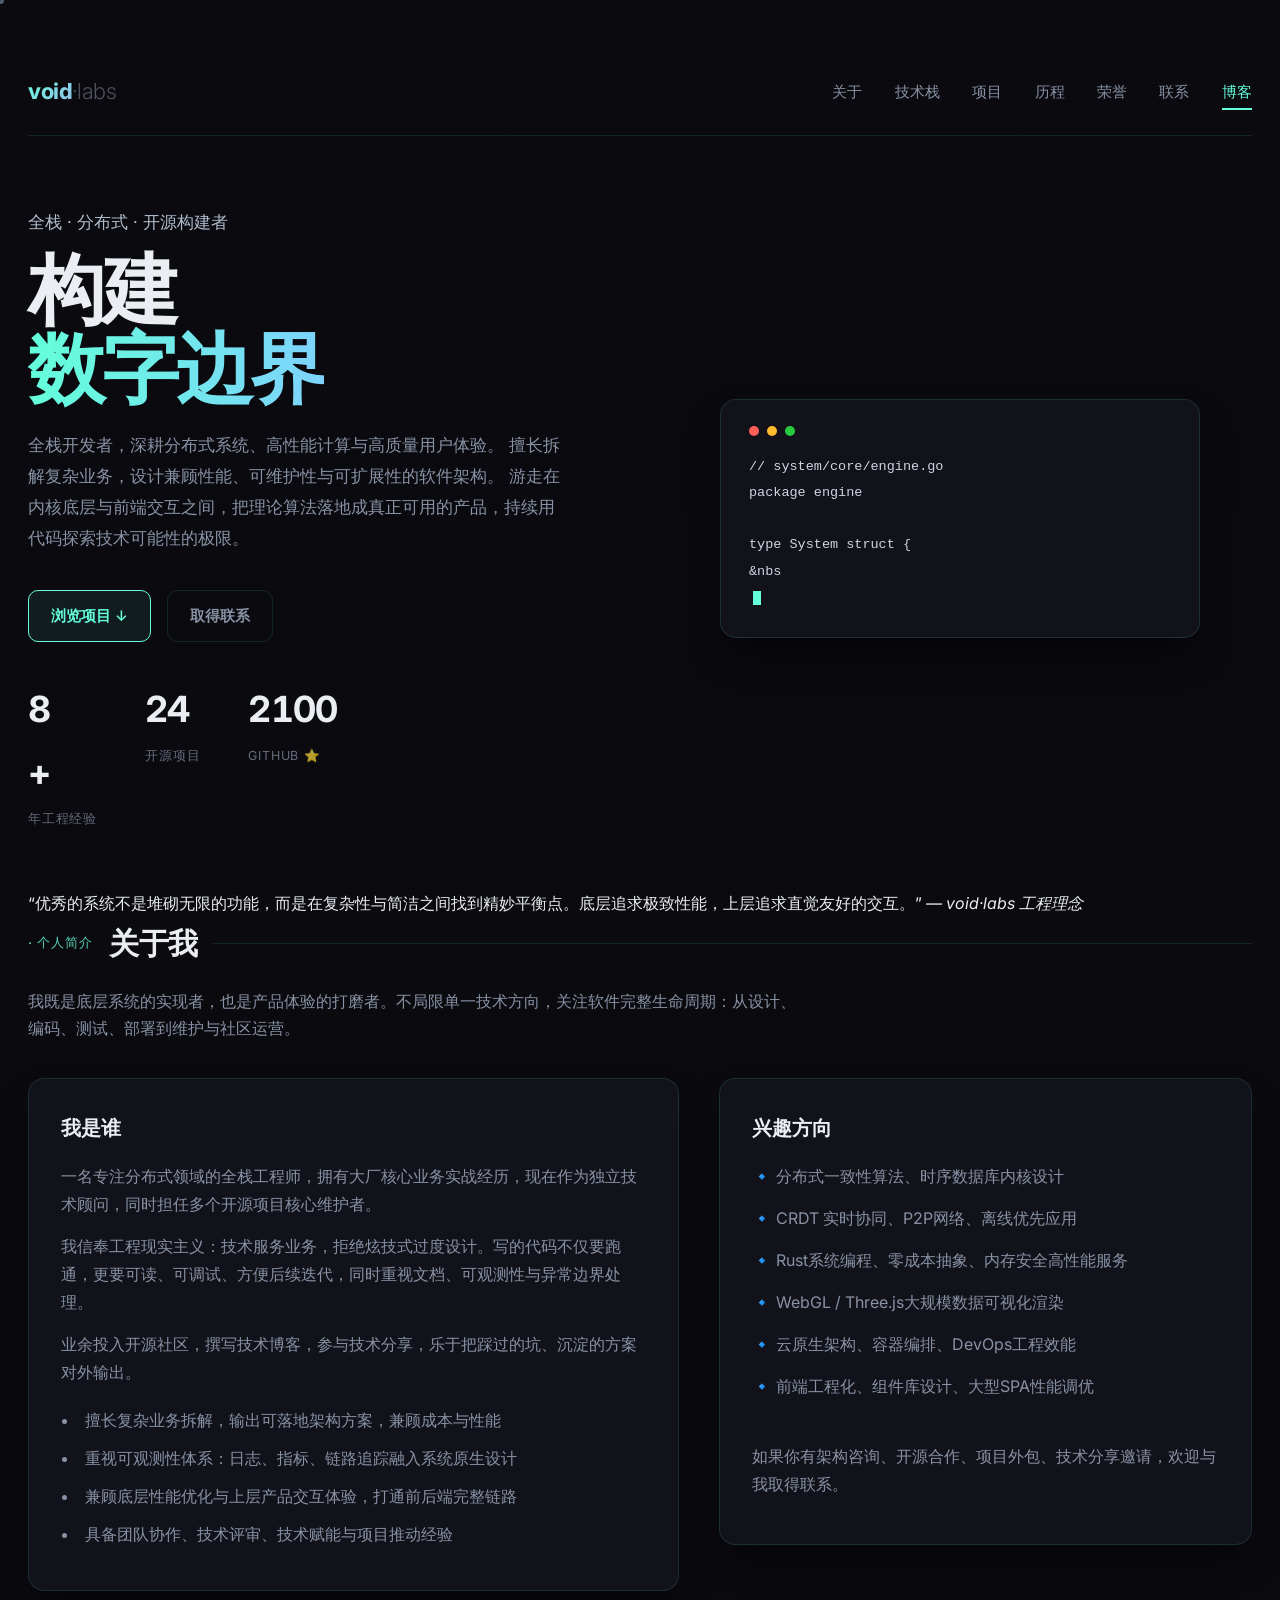
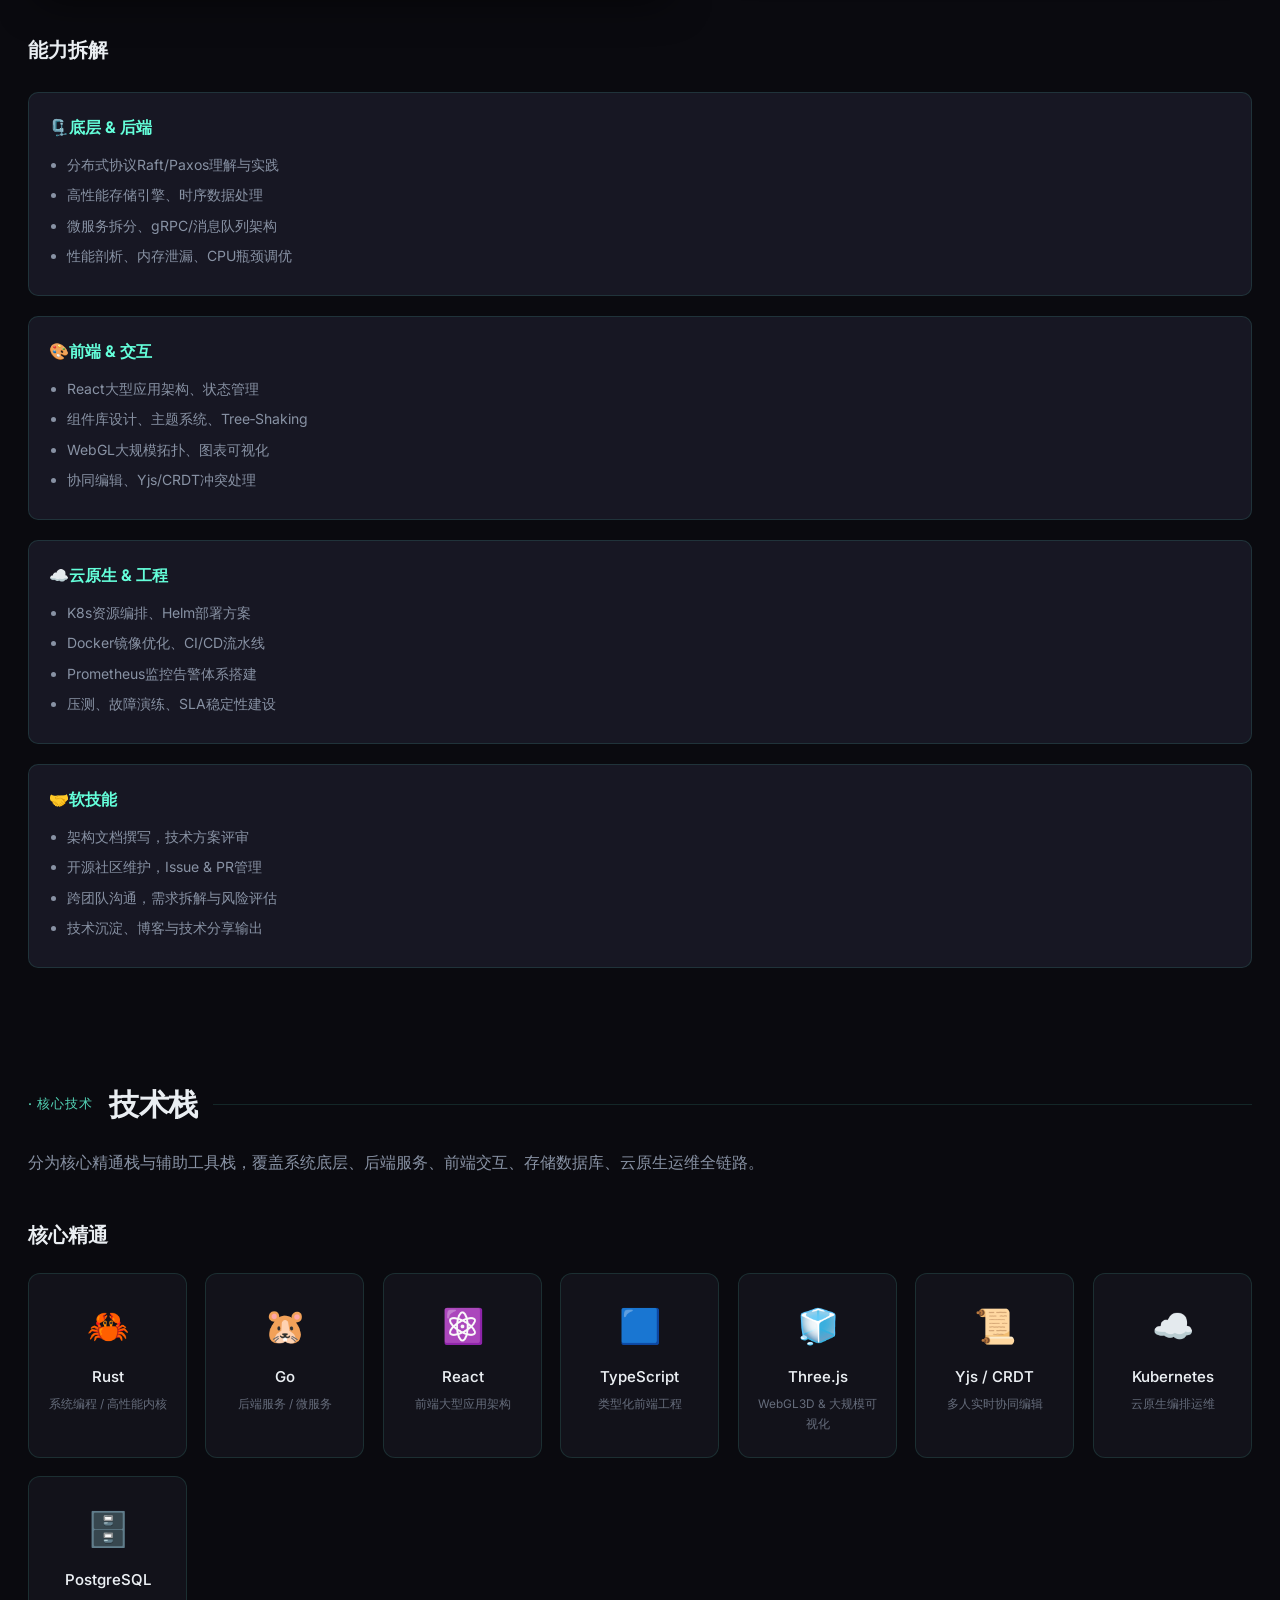
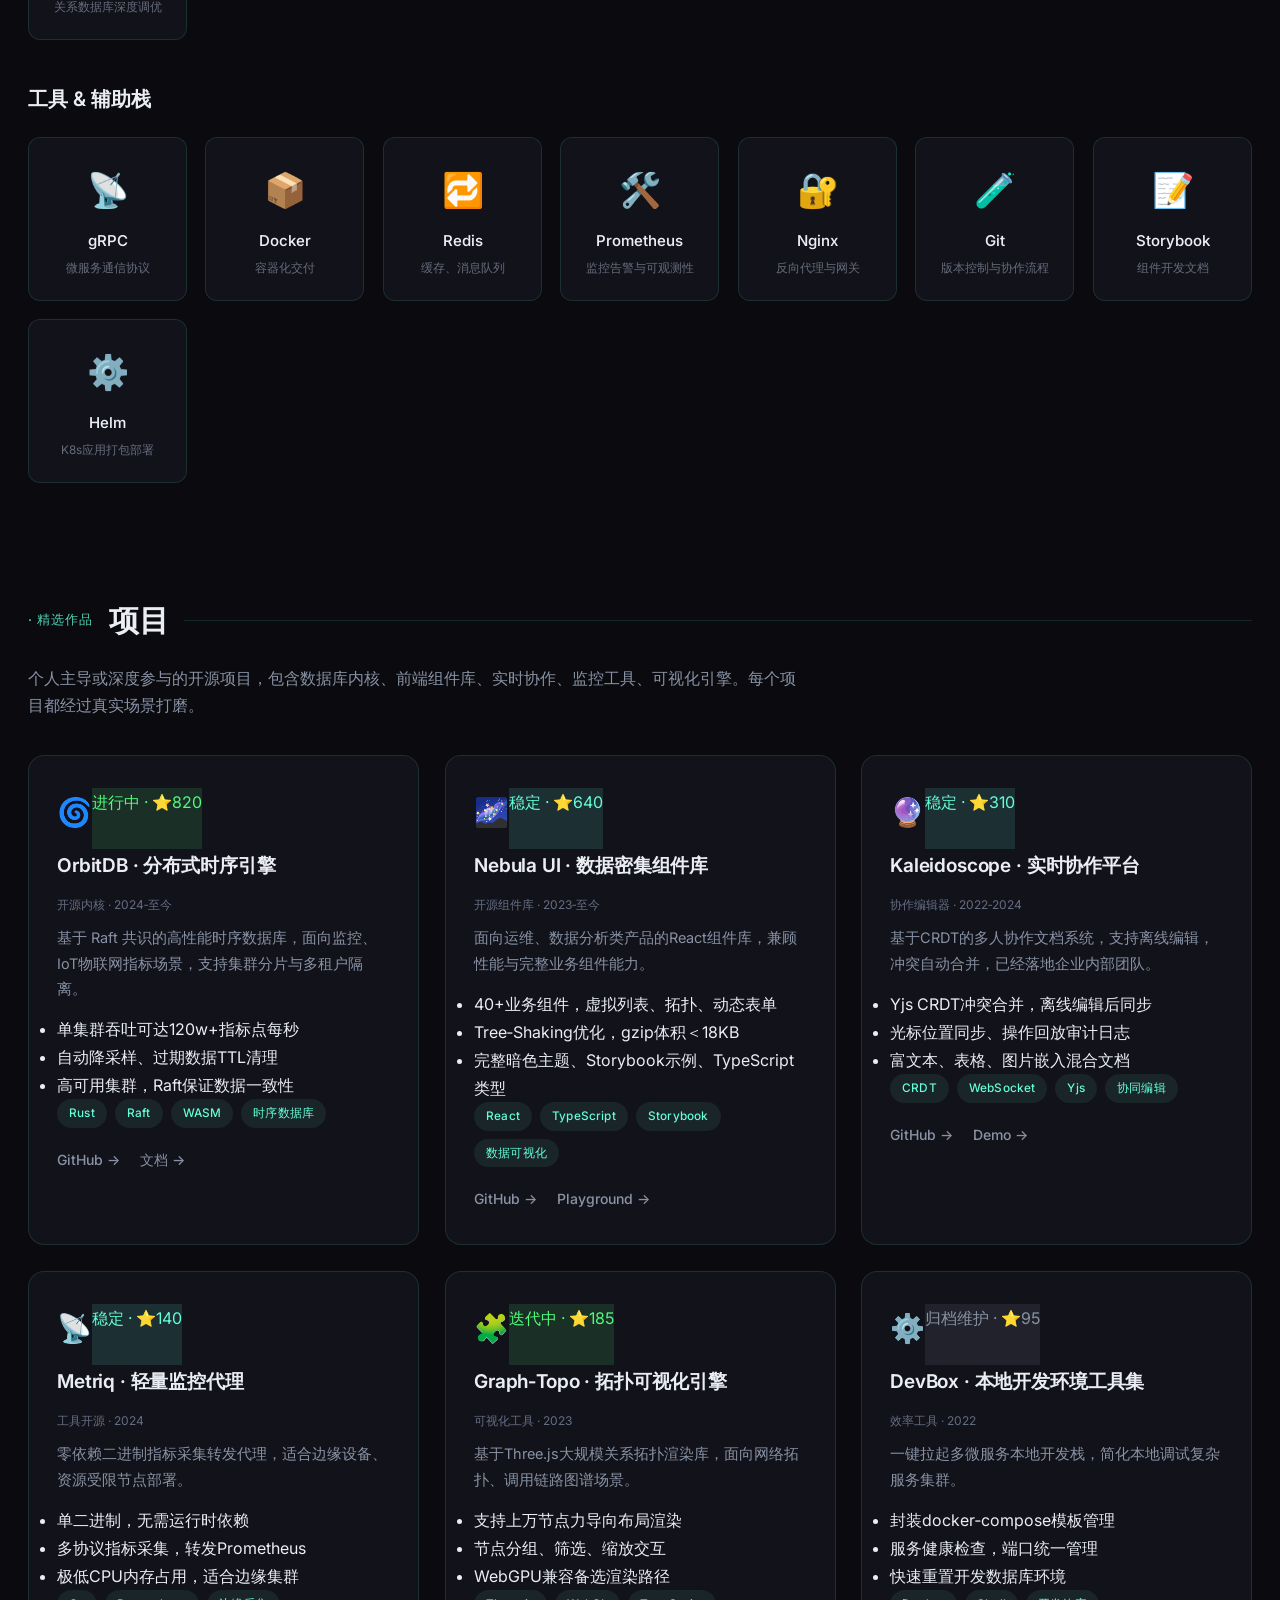
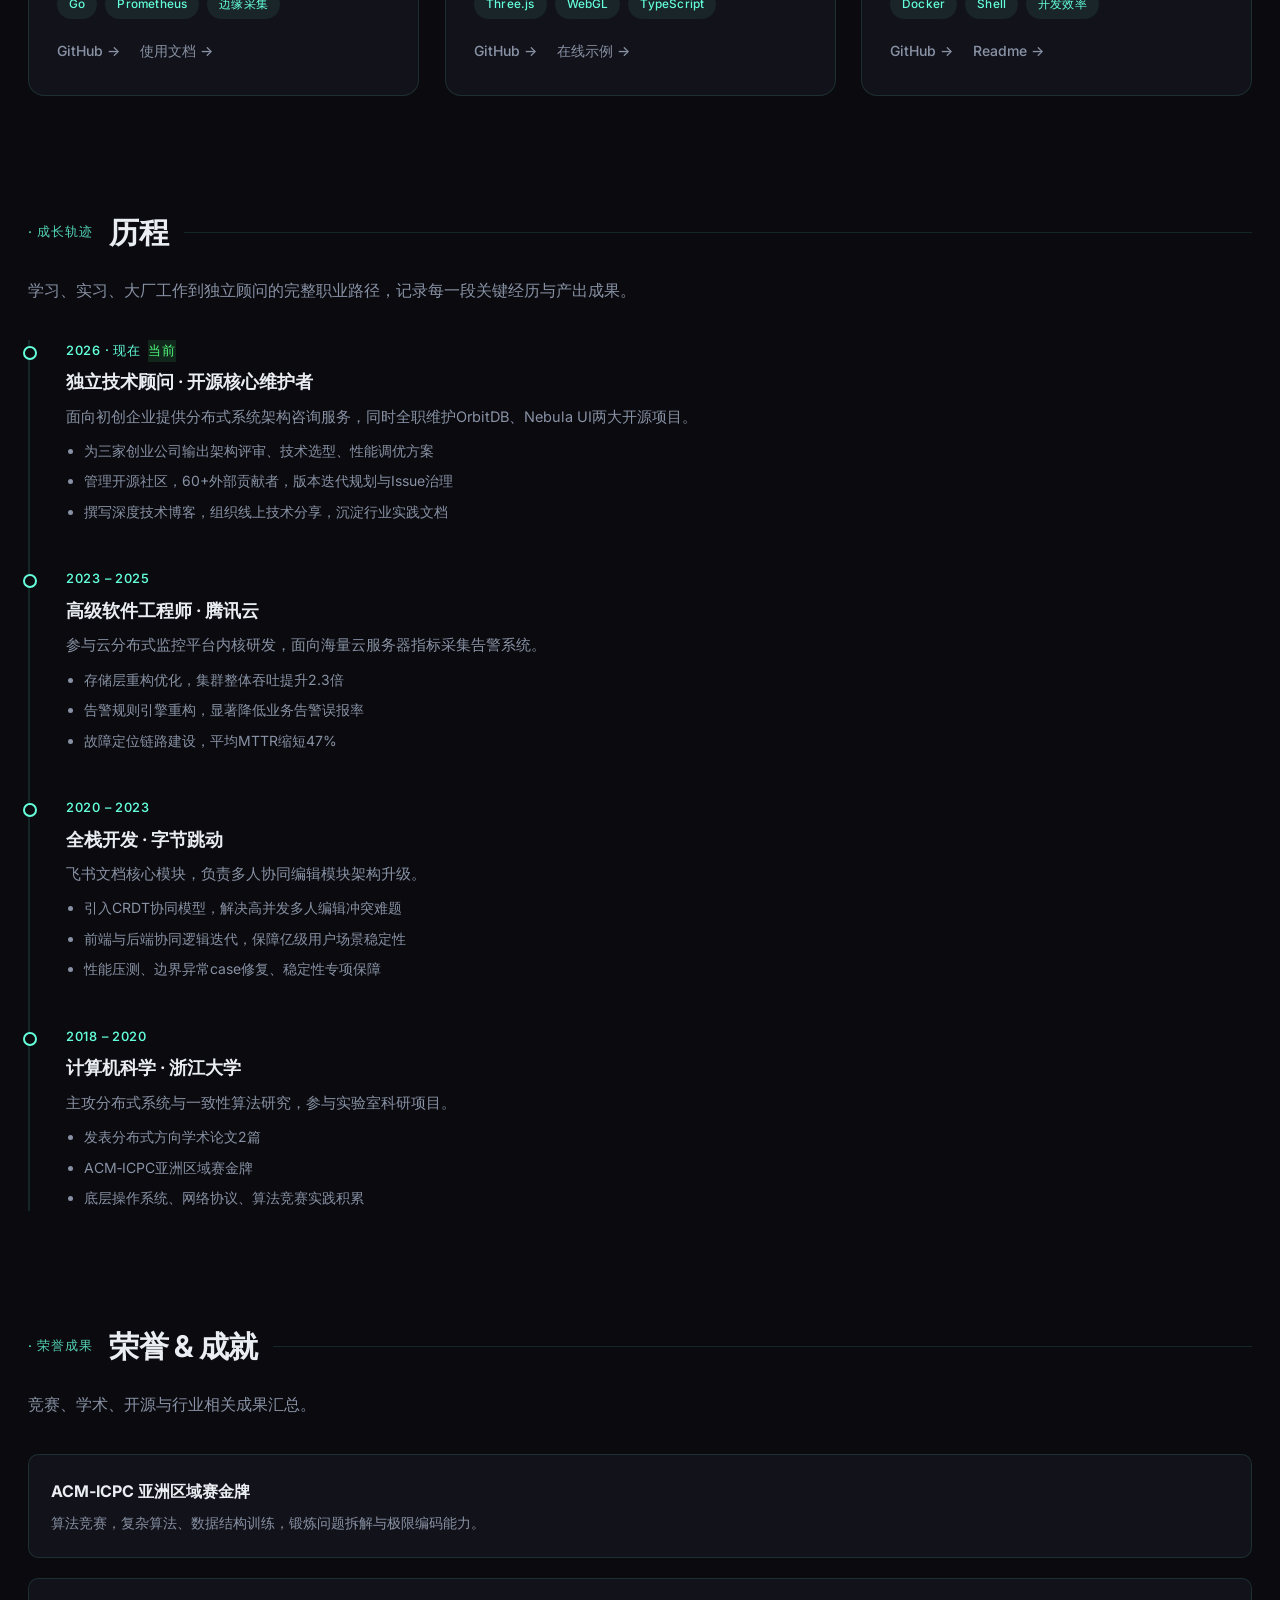
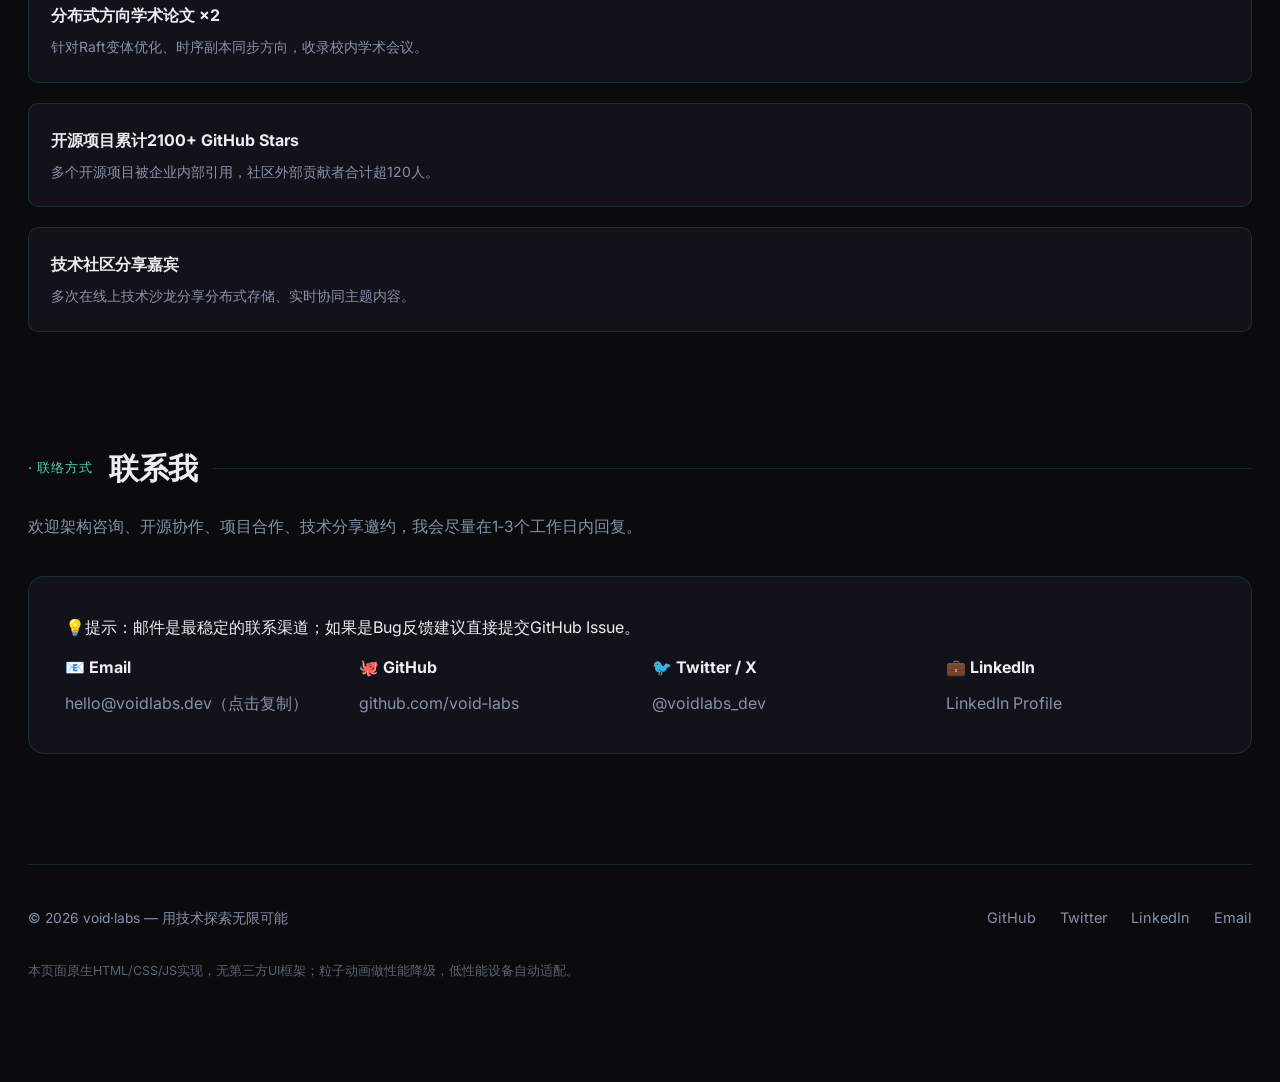
<file: index.html>
<!DOCTYPE html>
<html lang="zh-CN">
<head>
    <meta charset="UTF-8" />
    <meta name="viewport" content="width=device-width, initial-scale=1.0" />
    <title>INFINITY · 技术边界</title>
    <!-- 预加载字体 -->
    <link rel="preconnect" href="https://fonts.googleapis.com" />
    <link rel="preconnect" href="https://fonts.gstatic.com" crossorigin />
    <link href="https://fonts.googleapis.com/css2?family=Inter:opsz,wght@14..32,300;14..32,400;14..32,600;14..32,700;14..32,800&display=swap" rel="stylesheet" />
    <link rel="stylesheet" href="./style.css">
</head>
<body>
    <canvas id="particles-canvas"></canvas>
    <div class="scanline-overlay"></div>
    <div class="site-wrapper">
        <header class="fade-up">
            <div class="logo">void<span>·labs</span></div>
            <nav>
                <a href="#about">关于</a>
                <a href="#stack">技术栈</a>
                <a href="#projects">项目</a>
                <a href="#journey">历程</a>
                <a href="#awards">荣誉</a>
                <a href="#contact">联系</a>
                <a href="#">博客</a>
            </nav>
        </header>

        <section class="hero">
            <div class="hero-content fade-up fade-up-delay-1">
                <div class="subtitle">全栈 · 分布式 · 开源构建者</div>
                <h1>
                    构建<br />
                    <span class="highlight">数字边界</span>
                </h1>
                <p>
                    全栈开发者，深耕分布式系统、高性能计算与高质量用户体验。
                    擅长拆解复杂业务，设计兼顾性能、可维护性与可扩展性的软件架构。
                    游走在内核底层与前端交互之间，把理论算法落地成真正可用的产品，持续用代码探索技术可能性的极限。
                </p>
                <div class="hero-buttons">
                    <a class="btn btn-primary" href="#projects">浏览项目 ↓</a>
                    <a class="btn btn-ghost" href="#contact">取得联系</a>
                </div>
                <div class="hero-stats">
                    <div class="stat-item">
                        <span class="stat-number" data-target="8">0</span><span class="stat-number suffix">+</span>
                        <span class="stat-label">年工程经验</span>
                    </div>
                    <div class="stat-item">
                        <span class="stat-number" data-target="24">0</span>
                        <span class="stat-label">开源项目</span>
                    </div>
                    <div class="stat-item">
                        <span class="stat-number" data-target="2100">0</span>
                        <span class="stat-label">GitHub ⭐</span>
                    </div>
                </div>
            </div>
            <div class="hero-visual fade-up fade-up-delay-3">
                <div class="code-window">
                    <div class="dots">
                        <span></span><span></span><span></span>
                    </div>
                    <div id="type‑output"></div>
                    <span class="cursor-blink"></span>
                </div>
            </div>
        </section>

        <blockquote class="quote‑block fade‑up fade‑up‑delay‑4">
            “优秀的系统不是堆砌无限的功能，而是在复杂性与简洁之间找到精妙平衡点。底层追求极致性能，上层追求直觉友好的交互。”
            <cite>— void·labs 工程理念</cite>
        </blockquote>

        <!-- ========== ABOUT ME ========== -->
        <section id="about" class="reveal">
            <div class="section-header">
                <span class="tag">· 个人简介</span>
                <h2>关于我</h2>
                <div class="line"></div>
            </div>
            <div class="section-desc">我既是底层系统的实现者，也是产品体验的打磨者。不局限单一技术方向，关注软件完整生命周期：从设计、编码、测试、部署到维护与社区运营。</div>
            <div class="about-wrapper">
                <div class="about-card">
                    <h3>我是谁</h3>
                    <p>一名专注分布式领域的全栈工程师，拥有大厂核心业务实战经历，现在作为独立技术顾问，同时担任多个开源项目核心维护者。</p>
                    <p>我信奉工程现实主义：技术服务业务，拒绝炫技式过度设计。写的代码不仅要跑通，更要可读、可调试、方便后续迭代，同时重视文档、可观测性与异常边界处理。</p>
                    <p>业余投入开源社区，撰写技术博客，参与技术分享，乐于把踩过的坑、沉淀的方案对外输出。</p>
                    <ul class="highlights-list">
                        <li>擅长复杂业务拆解，输出可落地架构方案，兼顾成本与性能</li>
                        <li>重视可观测性体系：日志、指标、链路追踪融入系统原生设计</li>
                        <li>兼顾底层性能优化与上层产品交互体验，打通前后端完整链路</li>
                        <li>具备团队协作、技术评审、技术赋能与项目推动经验</li>
                    </ul>
                </div>
                <div class="about-card">
                    <h3>兴趣方向</h3>
                    <p>🔹 分布式一致性算法、时序数据库内核设计</p>
                    <p>🔹 CRDT 实时协同、P2P网络、离线优先应用</p>
                    <p>🔹 Rust系统编程、零成本抽象、内存安全高性能服务</p>
                    <p>🔹 WebGL / Three.js大规模数据可视化渲染</p>
                    <p>🔹 云原生架构、容器编排、DevOps工程效能</p>
                    <p>🔹 前端工程化、组件库设计、大型SPA性能调优</p>
                    <br>
                    <p>如果你有架构咨询、开源合作、项目外包、技术分享邀请，欢迎与我取得联系。</p>
                </div>
            </div>

            <h3 class="sub‑section‑title">能力拆解</h3>
            <div class="skill‑grid">
                <div class="skill‑block">
                    <h4>🗜️底层 & 后端</h4>
                    <ul>
                        <li>分布式协议Raft/Paxos理解与实践</li>
                        <li>高性能存储引擎、时序数据处理</li>
                        <li>微服务拆分、gRPC/消息队列架构</li>
                        <li>性能剖析、内存泄漏、CPU瓶颈调优</li>
                    </ul>
                </div>
                <div class="skill‑block">
                    <h4>🎨前端 & 交互</h4>
                    <ul>
                        <li>React大型应用架构、状态管理</li>
                        <li>组件库设计、主题系统、Tree‑Shaking</li>
                        <li>WebGL大规模拓扑、图表可视化</li>
                        <li>协同编辑、Yjs/CRDT冲突处理</li>
                    </ul>
                </div>
                <div class="skill‑block">
                    <h4>☁️云原生 & 工程</h4>
                    <ul>
                        <li>K8s资源编排、Helm部署方案</li>
                        <li>Docker镜像优化、CI/CD流水线</li>
                        <li>Prometheus监控告警体系搭建</li>
                        <li>压测、故障演练、SLA稳定性建设</li>
                    </ul>
                </div>
                <div class="skill‑block">
                    <h4>🤝软技能</h4>
                    <ul>
                        <li>架构文档撰写，技术方案评审</li>
                        <li>开源社区维护，Issue & PR管理</li>
                        <li>跨团队沟通，需求拆解与风险评估</li>
                        <li>技术沉淀、博客与技术分享输出</li>
                    </ul>
                </div>
            </div>
        </section>

        <!-- ========== TECH STACK ========== -->
        <section id="stack" class="reveal">
            <div class="section-header">
                <span class="tag">· 核心技术</span>
                <h2>技术栈</h2>
                <div class="line"></div>
            </div>
            <div class="section-desc">分为核心精通栈与辅助工具栈，覆盖系统底层、后端服务、前端交互、存储数据库、云原生运维全链路。</div>
            <h3 class="sub‑section‑title">核心精通</h3>
            <div class="tech-grid">
                <div class="tech-card"><span class="icon">🦀</span><div class="name">Rust</div><div class="level">系统编程 / 高性能内核</div></div>
                <div class="tech-card"><span class="icon">🐹</span><div class="name">Go</div><div class="level">后端服务 / 微服务</div></div>
                <div class="tech-card"><span class="icon">⚛️</span><div class="name">React</div><div class="level">前端大型应用架构</div></div>
                <div class="tech-card"><span class="icon">🟦</span><div class="name">TypeScript</div><div class="level">类型化前端工程</div></div>
                <div class="tech-card"><span class="icon">🧊</span><div class="name">Three.js</div><div class="level">WebGL3D & 大规模可视化</div></div>
                <div class="tech-card"><span class="icon">📜</span><div class="name">Yjs / CRDT</div><div class="level">多人实时协同编辑</div></div>
                <div class="tech-card"><span class="icon">☁️</span><div class="name">Kubernetes</div><div class="level">云原生编排运维</div></div>
                <div class="tech-card"><span class="icon">🗄️</span><div class="name">PostgreSQL</div><div class="level">关系数据库深度调优</div></div>
            </div>
            <h3 class="sub‑section‑title">工具 & 辅助栈</h3>
            <div class="tech-grid">
                <div class="tech-card"><span class="icon">📡</span><div class="name">gRPC</div><div class="level">微服务通信协议</div></div>
                <div class="tech-card"><span class="icon">📦</span><div class="name">Docker</div><div class="level">容器化交付</div></div>
                <div class="tech-card"><span class="icon">🔁</span><div class="name">Redis</div><div class="level">缓存、消息队列</div></div>
                <div class="tech-card"><span class="icon">🛠️</span><div class="name">Prometheus</div><div class="level">监控告警与可观测性</div></div>
                <div class="tech-card"><span class="icon">🔐</span><div class="name">Nginx</div><div class="level">反向代理与网关</div></div>
                <div class="tech-card"><span class="icon">🧪</span><div class="name">Git</div><div class="level">版本控制与协作流程</div></div>
                <div class="tech-card"><span class="icon">📝</span><div class="name">Storybook</div><div class="level">组件开发文档</div></div>
                <div class="tech-card"><span class="icon">⚙️</span><div class="name">Helm</div><div class="level">K8s应用打包部署</div></div>
            </div>
        </section>

        <!-- ========== PROJECTS ========== -->
        <section id="projects" class="reveal">
            <div class="section-header">
                <span class="tag">· 精选作品</span>
                <h2>项目</h2>
                <div class="line"></div>
            </div>
            <div class="section-desc">个人主导或深度参与的开源项目，包含数据库内核、前端组件库、实时协作、监控工具、可视化引擎。每个项目都经过真实场景打磨。</div>
            <div class="projects-grid">
                <div class="project-card">
                    <div class="project‑header‑row">
                        <span class="project-icon">🌀</span>
                        <span class="badge‑status badge‑active">进行中 · ⭐820</span>
                    </div>
                    <h3>OrbitDB · 分布式时序引擎</h3>
                    <div class="project-meta">开源内核 · 2024‑至今</div>
                    <p>基于 Raft 共识的高性能时序数据库，面向监控、IoT物联网指标场景，支持集群分片与多租户隔离。</p>
                    <ul class="project‑features">
                        <li>单集群吞吐可达120w+指标点每秒</li>
                        <li>自动降采样、过期数据TTL清理</li>
                        <li>高可用集群，Raft保证数据一致性</li>
                    </ul>
                    <div class="project-tags">
                        <span>Rust</span><span>Raft</span><span>WASM</span><span>时序数据库</span>
                    </div>
                    <div class="project-links">
                        <a href="#">GitHub →</a>
                        <a href="#">文档 →</a>
                    </div>
                </div>
                <div class="project-card">
                    <div class="project‑header‑row">
                        <span class="project-icon">🌌</span>
                        <span class="badge‑status badge‑stable">稳定 · ⭐640</span>
                    </div>
                    <h3>Nebula UI · 数据密集组件库</h3>
                    <div class="project-meta">开源组件库 · 2023‑至今</div>
                    <p>面向运维、数据分析类产品的React组件库，兼顾性能与完整业务组件能力。</p>
                    <ul class="project‑features">
                        <li>40+业务组件，虚拟列表、拓扑、动态表单</li>
                        <li>Tree‑Shaking优化，gzip体积＜18KB</li>
                        <li>完整暗色主题、Storybook示例、TypeScript类型</li>
                    </ul>
                    <div class="project-tags">
                        <span>React</span><span>TypeScript</span><span>Storybook</span><span>数据可视化</span>
                    </div>
                    <div class="project-links">
                        <a href="#">GitHub →</a>
                        <a href="#">Playground →</a>
                    </div>
                </div>
                <div class="project-card">
                    <div class="project‑header‑row">
                        <span class="project-icon">🔮</span>
                        <span class="badge‑status badge‑stable">稳定 · ⭐310</span>
                    </div>
                    <h3>Kaleidoscope · 实时协作平台</h3>
                    <div class="project-meta">协作编辑器 · 2022‑2024</div>
                    <p>基于CRDT的多人协作文档系统，支持离线编辑，冲突自动合并，已经落地企业内部团队。</p>
                    <ul class="project‑features">
                        <li>Yjs CRDT冲突合并，离线编辑后同步</li>
                        <li>光标位置同步、操作回放审计日志</li>
                        <li>富文本、表格、图片嵌入混合文档</li>
                    </ul>
                    <div class="project-tags">
                        <span>CRDT</span><span>WebSocket</span><span>Yjs</span><span>协同编辑</span>
                    </div>
                    <div class="project-links">
                        <a href="#">GitHub →</a>
                        <a href="#">Demo →</a>
                    </div>
                </div>
                <div class="project-card">
                    <div class="project‑header‑row">
                        <span class="project-icon">📡</span>
                        <span class="badge‑status badge‑stable">稳定 · ⭐140</span>
                    </div>
                    <h3>Metriq · 轻量监控代理</h3>
                    <div class="project-meta">工具开源 · 2024</div>
                    <p>零依赖二进制指标采集转发代理，适合边缘设备、资源受限节点部署。</p>
                    <ul class="project‑features">
                        <li>单二进制，无需运行时依赖</li>
                        <li>多协议指标采集，转发Prometheus</li>
                        <li>极低CPU内存占用，适合边缘集群</li>
                    </ul>
                    <div class="project-tags">
                        <span>Go</span><span>Prometheus</span><span>边缘采集</span>
                    </div>
                    <div class="project-links">
                        <a href="#">GitHub →</a>
                        <a href="#">使用文档 →</a>
                    </div>
                </div>
                <div class="project-card">
                    <div class="project‑header‑row">
                        <span class="project-icon">🧩</span>
                        <span class="badge‑status badge‑active">迭代中 · ⭐185</span>
                    </div>
                    <h3>Graph‑Topo · 拓扑可视化引擎</h3>
                    <div class="project-meta">可视化工具 · 2023</div>
                    <p>基于Three.js大规模关系拓扑渲染库，面向网络拓扑、调用链路图谱场景。</p>
                    <ul class="project‑features">
                        <li>支持上万节点力导向布局渲染</li>
                        <li>节点分组、筛选、缩放交互</li>
                        <li>WebGPU兼容备选渲染路径</li>
                    </ul>
                    <div class="project-tags">
                        <span>Three.js</span><span>WebGL</span><span>TypeScript</span>
                    </div>
                    <div class="project-links">
                        <a href="#">GitHub →</a>
                        <a href="#">在线示例 →</a>
                    </div>
                </div>
                <div class="project-card">
                    <div class="project‑header‑row">
                        <span class="project-icon">⚙️</span>
                        <span class="badge‑status badge‑archive">归档维护 · ⭐95</span>
                    </div>
                    <h3>DevBox · 本地开发环境工具集</h3>
                    <div class="project-meta">效率工具 · 2022</div>
                    <p>一键拉起多微服务本地开发栈，简化本地调试复杂服务集群。</p>
                    <ul class="project‑features">
                        <li>封装docker‑compose模板管理</li>
                        <li>服务健康检查，端口统一管理</li>
                        <li>快速重置开发数据库环境</li>
                    </ul>
                    <div class="project-tags">
                        <span>Docker</span><span>Shell</span><span>开发效率</span>
                    </div>
                    <div class="project-links">
                        <a href="#">GitHub →</a>
                        <a href="#">Readme →</a>
                    </div>
                </div>
            </div>
        </section>

        <!-- ========== TIMELINE ========== -->
        <section id="journey" class="reveal">
            <div class="section-header">
                <span class="tag">· 成长轨迹</span>
                <h2>历程</h2>
                <div class="line"></div>
            </div>
            <div class="section-desc">学习、实习、大厂工作到独立顾问的完整职业路径，记录每一段关键经历与产出成果。</div>
            <div class="timeline">
                <div class="timeline-item">
                    <div class="date">2026 · 现在 <span class="badge‑status badge‑active">当前</span></div>
                    <h4>独立技术顾问 · 开源核心维护者</h4>
                    <p>面向初创企业提供分布式系统架构咨询服务，同时全职维护OrbitDB、Nebula UI两大开源项目。</p>
                    <ul>
                        <li>为三家创业公司输出架构评审、技术选型、性能调优方案</li>
                        <li>管理开源社区，60+外部贡献者，版本迭代规划与Issue治理</li>
                        <li>撰写深度技术博客，组织线上技术分享，沉淀行业实践文档</li>
                    </ul>
                </div>
                <div class="timeline-item">
                    <div class="date">2023 – 2025</div>
                    <h4>高级软件工程师 · 腾讯云</h4>
                    <p>参与云分布式监控平台内核研发，面向海量云服务器指标采集告警系统。</p>
                    <ul>
                        <li>存储层重构优化，集群整体吞吐提升2.3倍</li>
                        <li>告警规则引擎重构，显著降低业务告警误报率</li>
                        <li>故障定位链路建设，平均MTTR缩短47%</li>
                    </ul>
                </div>
                <div class="timeline-item">
                    <div class="date">2020 – 2023</div>
                    <h4>全栈开发 · 字节跳动</h4>
                    <p>飞书文档核心模块，负责多人协同编辑模块架构升级。</p>
                    <ul>
                        <li>引入CRDT协同模型，解决高并发多人编辑冲突难题</li>
                        <li>前端与后端协同逻辑迭代，保障亿级用户场景稳定性</li>
                        <li>性能压测、边界异常case修复、稳定性专项保障</li>
                    </ul>
                </div>
                <div class="timeline-item">
                    <div class="date">2018 – 2020</div>
                    <h4>计算机科学 · 浙江大学</h4>
                    <p>主攻分布式系统与一致性算法研究，参与实验室科研项目。</p>
                    <ul>
                        <li>发表分布式方向学术论文2篇</li>
                        <li>ACM‑ICPC亚洲区域赛金牌</li>
                        <li>底层操作系统、网络协议、算法竞赛实践积累</li>
                    </ul>
                </div>
            </div>
        </section>

        <!-- ========== AWARDS 荣誉成就 ========== -->
        <section id="awards" class="reveal">
            <div class="section-header">
                <span class="tag">· 荣誉成果</span>
                <h2>荣誉 & 成就</h2>
                <div class="line"></div>
            </div>
            <div class="section-desc">竞赛、学术、开源与行业相关成果汇总。</div>
            <div class="award‑grid">
                <div class="award‑card">
                    <h4>ACM‑ICPC 亚洲区域赛金牌</h4>
                    <p>算法竞赛，复杂算法、数据结构训练，锻炼问题拆解与极限编码能力。</p>
                </div>
                <div class="award‑card">
                    <h4>分布式方向学术论文 ×2</h4>
                    <p>针对Raft变体优化、时序副本同步方向，收录校内学术会议。</p>
                </div>
                <div class="award‑card">
                    <h4>开源项目累计2100+ GitHub Stars</h4>
                    <p>多个开源项目被企业内部引用，社区外部贡献者合计超120人。</p>
                </div>
                <div class="award‑card">
                    <h4>技术社区分享嘉宾</h4>
                    <p>多次在线上技术沙龙分享分布式存储、实时协同主题内容。</p>
                </div>
            </div>
        </section>

        <!-- ========== CONTACT ========== -->
        <section id="contact" class="reveal">
            <div class="section-header">
                <span class="tag">· 联络方式</span>
                <h2>联系我</h2>
                <div class="line"></div>
            </div>
            <div class="section-desc">欢迎架构咨询、开源协作、项目合作、技术分享邀约，我会尽量在1‑3个工作日内回复。</div>
            <div class="contact-card">
                <p class="contact‑note">💡提示：邮件是最稳定的联系渠道；如果是Bug反馈建议直接提交GitHub Issue。</p>
                <div class="contact-grid">
                    <div class="contact-item">
                        <h4>📧 Email</h4>
                        <a class="btn‑copy" data‑copy="hello@voidlabs.dev">hello@voidlabs.dev（点击复制）</a>
                    </div>
                    <div class="contact-item">
                        <h4>🐙 GitHub</h4>
                        <a href="#">github.com/void‑labs</a>
                    </div>
                    <div class="contact-item">
                        <h4>🐦 Twitter / X</h4>
                        <a href="#">@voidlabs_dev</a>
                    </div>
                    <div class="contact-item">
                        <h4>💼 LinkedIn</h4>
                        <a href="#">LinkedIn Profile</a>
                    </div>
                </div>
            </div>
        </section>

        <!-- ========== FOOTER ========== -->
        <footer class="reveal">
            <div>&copy; 2026 void·labs — 用技术探索无限可能</div>
            <div class="social">
                <a href="#">GitHub</a>
                <a href="#">Twitter</a>
                <a href="#">LinkedIn</a>
                <a href="#">Email</a>
            </div>
            <div class="footer-note">本页面原生HTML/CSS/JS实现，无第三方UI框架；粒子动画做性能降级，低性能设备自动适配。</div>
        </footer>
    </div>

    <!-- back to top -->
    <a id="backTop" href="#">↑</a>

    <script src="./script.js"></script>
</body>
</html>
</file>
<file: style.css>
/* ===== RESET & VARIABLES ===== */
*,
*::before,
*::after {
    margin: 0;
    padding: 0;
    box-sizing: border-box;
}
:root {
    --bg-primary: #0a0a0f;
    --bg-secondary: #12121a;
    --bg-tertiary:#171723;
    --bg-quaternary:#1b1b2b;
    --text-primary: #eaeef2;
    --text-secondary: #8892a4;
    --text-muted:#646e82;
    --accent: #64ffda;
    --accent-dim: rgba(100, 255, 218, 0.08);
    --accent-strong:rgba(100, 255, 218,0.18);
    --border-color: rgba(100, 255, 218, 0.12);
    --radius: 16px;
    --radius-sm:10px;
    --transition: 0.35s cubic-bezier(0.23, 1, 0.32, 1);
    --shadow-card: 0 20px 40px -12px rgba(0, 0, 0, 0.6);
    --shadow-glow:0 0 32px rgba(100,255,218,0.07);
}
html {
    scroll-behavior: smooth;
}
body {
    font-family: 'Inter', -apple-system, BlinkMacSystemFont, sans-serif;
    background: var(--bg-primary);
    color: var(--text-primary);
    line-height: 1.75;
    overflow-x: hidden;
    -webkit-font-smoothing: antialiased;
}
a {
    text-decoration: none;
    color: inherit;
}
blockquote.quote-block{
    border-left:3px solid var(--accent);
    padding:20px 24px;
    background:var(--bg-secondary);
    border-radius:0 var(--radius-sm) var(--radius-sm) 0;
    margin:40px 0 60px;
    color:var(--text-secondary);
    font-style:italic;
}
blockquote.quote-block cite{
    display:block;
    margin-top:10px;
    font-size:12.5px;
    color:var(--accent);
    font-style:normal;
}
.btn {
    display:inline-flex;
    align-items:center;
    gap:8px;
    padding:12px 22px;
    border-radius:var(--radius-sm);
    font-weight:600;
    font-size:14.5px;
    transition:var(--transition);
}
.btn-primary{
    background:var(--accent-dim);
    border:1px solid var(--accent);
    color:var(--accent);
}
.btn-primary:hover{
    background:var(--accent);
    color:#091418;
    transform:translateY(-2px);
    box-shadow:0 8px 24px rgba(100,255,218,0.15);
}
.btn-ghost{
    border:1px solid var(--border-color);
    color:var(--text-secondary);
}
.btn-ghost:hover{
    border-color:var(--accent);
    color:var(--accent);
}
.btn-copy{
    cursor:pointer;
}
/* back‑to‑top */
#backTop{
    position:fixed;
    bottom:28px;
    right:28px;
    width:44px;
    height:44px;
    border-radius:50%;
    background:var(--bg-secondary);
    border:1px solid var(--border-color);
    color:var(--accent);
    display:flex;
    align-items:center;
    justify-content:center;
    z-index:10;
    opacity:0;
    pointer-events:none;
    transition:var(--transition);
}
#backTop.visible{
    opacity:1;
    pointer-events:auto;
}
#backTop:hover{
    border-color:var(--accent);
    box-shadow:var(--shadow-glow);
}
.badge-status{
    font-size:11px;
    padding:2px 8px;
    border-radius:6px;
}
.badge‑active{
    background:rgba(80,250,123,0.12);
    color:#50fa7b;
}
.badge‑stable{
    background:rgba(100,255,218,0.12);
    color:var(--accent);
}
.badge‑archive{
    background:rgba(136,146,164,0.12);
    color:var(--text-secondary);
}
/* ===== 粒子背景 (性能优化) ===== */
#particles-canvas {
    position: fixed;
    top: 0;
    left: 0;
    width: 100vw;
    height: 100vh;
    z-index: 0;
    pointer-events: none;
    opacity: 0.45;
    will-change: transform;
}
/* ===== 扫描线纹理 (降低透明度减轻GPU负担) ===== */
.scanline-overlay {
    position: fixed;
    top: 0;
    left: 0;
    width: 100%;
    height: 100%;
    z-index: 1;
    pointer-events: none;
    background: repeating-linear-gradient(0deg,
            transparent,
            transparent 2px,
            rgba(20, 30, 40, 0.015) 2px,
            rgba(20, 30, 40, 0.015) 4px);
}
/* ===== 主容器 ===== */
.site-wrapper {
    position: relative;
    z-index: 2;
    max-width: 1280px;
    margin: 0 auto;
    padding: 54px 28px 100px;
}
/* ===== HEADER ===== */
header {
    display: flex;
    justify-content: space-between;
    align-items: center;
    padding: 18px 0 24px;
    border-bottom: 1px solid var(--border-color);
    margin-bottom: 72px;
    flex-wrap: wrap;
    gap: 16px;
}
.logo {
    font-size: 22px;
    font-weight: 750;
    letter-spacing: -0.018em;
    background: linear-gradient(135deg, var(--accent), #b794f4);
    -webkit-background-clip: text;
    -webkit-text-fill-color: transparent;
    background-clip: text;
}
.logo span {
    font-weight: 280;
    -webkit-text-fill-color: var(--text-secondary);
    opacity: 0.55;
}
nav {
    display: flex;
    gap: 32px;
    flex-wrap:wrap;
}
nav a {
    font-size: 14.5px;
    font-weight: 510;
    color: var(--text-secondary);
    transition: color var(--transition);
    position: relative;
    letter-spacing: 0.012em;
}
nav a::after {
    content: '';
    position: absolute;
    bottom: -6px;
    left: 0;
    width: 0;
    height: 2px;
    background: var(--accent);
    transition: width 0.4s ease;
}
nav a:hover {
    color: var(--text-primary);
}
nav a:hover::after {
    width: 100%;
}
nav a.active{
    color:var(--accent);
}
nav a.active::after{
    width:100%;
}
/* ===== HERO ===== */
.hero {
    display: grid;
    grid-template-columns: 1fr 1fr;
    gap: 56px;
    align-items: center;
    margin-bottom: 60px;
}
.hero-content h1 {
    font-size: clamp(42px, 6vw, 82px);
    font-weight: 780;
    line-height: 1.02;
    letter-spacing: -0.038em;
    margin-bottom: 22px;
}
.hero-content h1 .highlight {
    background: linear-gradient(to right, var(--accent), #7dd3fc);
    -webkit-background-clip: text;
    -webkit-text-fill-color: transparent;
    background-clip: text;
}
.hero-content .subtitle{
    font-size:17px;
    color:#b0bccc;
    margin-bottom:14px;
}
.hero-content p {
    font-size: 16.8px;
    color: var(--text-secondary);
    max-width: 540px;
    margin-bottom: 36px;
    font-weight: 340;
    line-height: 1.85;
}
.hero-buttons{
    display:flex;
    gap:16px;
    flex-wrap:wrap;
    margin-bottom:36px;
}
.hero-stats {
    display: flex;
    gap: 48px;
    flex-wrap: wrap;
}
.stat-item {
    display: flex;
    flex-direction: column;
}
.stat-number {
    font-size: 36px;
    font-weight: 720;
    letter-spacing: -0.022em;
    color: var(--text-primary);
    font-variant-numeric: tabular-nums;
}
.stat-label {
    font-size: 12.5px;
    text-transform: uppercase;
    letter-spacing: 0.065em;
    color: var(--text-secondary);
    opacity: 0.72;
    margin-top:4px;
}
.hero-visual {
    display: flex;
    justify-content: center;
    align-items: center;
    position: relative;
}
.code-window {
    background: var(--bg-secondary);
    border: 1px solid var(--border-color);
    border-radius: var(--radius);
    padding: 26px 28px;
    width: 100%;
    max-width: 480px;
    box-shadow: var(--shadow-card);
    font-family: 'JetBrains Mono', 'Fira Code', monospace;
    font-size: 13.5px;
    line-height: 1.95;
    color: #cdd6e0;
    backdrop-filter: blur(4px);
    transition: box-shadow 0.4s ease, transform .3s;
}
.code-window:hover {
    box-shadow: 0 28px 58px -16px rgba(100, 255, 218, 0.12);
    transform:translateY(-4px);
}
.code-window .dots {
    display: flex;
    gap: 8px;
    margin-bottom: 18px;
}
.code-window .dots span {
    width: 10px;
    height: 10px;
    border-radius: 50%;
    background: #555;
    transition: filter 0.2s;
}
.code-window .dots span:nth-child(1) {
    background: #ff5f56;
}
.code-window .dots span:nth-child(2) {
    background: #ffbd2e;
}
.code-window .dots span:nth-child(3) {
    background: #27c93f;
}
.code-window .keyword {
    color: #ff79c6;
}
.code-window .func {
    color: #50fa7b;
}
.code-window .string {
    color: #f1fa8c;
}
.code-window .comment {
    color: #6272a4;
}
.code-window .variable {
    color: #8be9fd;
}
.cursor-blink{
    display:inline-block;
    width:8px;
    height:14px;
    background:#64ffda;
    animation:blink 1s infinite;
    vertical-align:middle;
    margin-left:4px;
}
@keyframes blink{
    0%,49%{opacity:1;}
    50%,100%{opacity:0;}
}
/* ===== SECTION 通用 ===== */
section {
    margin-bottom: 110px;
}
.section-header {
    display: flex;
    align-items: center;
    gap: 16px;
    margin-bottom: 42px;
}
.section-header h2 {
    font-size: 30px;
    font-weight: 690;
    letter-spacing: -0.024em;
}
.section-header .line {
    flex: 1;
    height: 1px;
    background: var(--border-color);
}
.section-header .tag {
    font-size: 12.5px;
    font-weight: 590;
    color: var(--accent);
    text-transform: uppercase;
    letter-spacing: 0.085em;
    opacity: 0.82;
}
.section-desc{
    color:var(--text-secondary);
    max-width:780px;
    margin:-24px 0 36px 0;
    font-size:15.5px;
}
.sub‑section‑title{
    font-size:20px;
    margin:42px 0 20px;
    font-weight:600;
}
/* ===== ABOUT ===== */
.about-wrapper{
    display:grid;
    grid-template-columns: 1.1fr 0.9fr;
    gap:40px;
    align-items:flex-start;
}
.about-card{
    background:var(--bg-secondary);
    border:1px solid var(--border-color);
    border-radius:var(--radius);
    padding:32px;
    box-shadow:var(--shadow-card);
}
.about-card h3{
    font-size:20px;
    margin-bottom:16px;
}
.about-card p{
    color:var(--text-secondary);
    margin-bottom:14px;
}
.highlights-list{
    margin-top:20px;
    padding-left:18px;
}
.highlights-list li{
    color:var(--text-secondary);
    margin-bottom:10px;
    padding-left:6px;
}
.skill‑grid{
    display:grid;
    grid-template-columns:repeat(auto‑fit,minmax(240px,1fr));
    gap:20px;
    margin-top:24px;
}
.skill‑block{
    background:var(--bg-tertiary);
    border:1px solid var(--border-color);
    border-radius:var(--radius-sm);
    padding:20px;
}
.skill‑block h4{
    margin-bottom:12px;
    color:var(--accent);
}
.skill‑block ul{
    padding-left:18px;
    color:var(--text-secondary);
    font-size:14px;
}
.skill‑block li{
    margin-bottom:6px;
}
/* ===== AWARDS 荣誉成就 ===== */
.award‑grid{
    display:grid;
    grid-template-columns:repeat(auto‑fit,minmax(280px,1fr));
    gap:20px;
}
.award‑card{
    background:var(--bg-secondary);
    border:1px solid var(--border-color);
    border-radius:var(--radius-sm);
    padding:22px;
}
.award‑card h4{
    margin-bottom:6px;
}
.award‑card p{
    font-size:14px;
    color:var(--text-secondary);
}
/* ===== TECH STACK ===== */
.tech-grid {
    display: grid;
    grid-template-columns: repeat(auto-fit, minmax(140px, 1fr));
    gap: 18px;
}
.tech-card {
    background: var(--bg-secondary);
    border: 1px solid var(--border-color);
    border-radius: 12px;
    padding: 22px 16px;
    text-align: center;
    transition: all 0.4s ease;
    cursor: default;
    will-change: transform;
}
.tech-card:hover {
    border-color: var(--accent);
    transform: translateY(-6px) scale(1.025);
    box-shadow: 0 16px 34px -10px rgba(100, 255, 218, 0.10);
    background:var(--bg-tertiary);
}
.tech-card .icon {
    font-size: 34px;
    margin-bottom: 8px;
    display: block;
}
.tech-card .name {
    font-size: 15px;
    font-weight: 540;
}
.tech-card .level {
    font-size: 11.8px;
    color: var(--text-secondary);
    margin-top: 4px;
    opacity: 0.70;
}
/* ===== PROJECTS ===== */
.projects-grid {
    display: grid;
    grid-template-columns: repeat(auto-fill, minmax(340px, 1fr));
    gap: 26px;
}
.project-card {
    background: var(--bg-secondary);
    border: 1px solid var(--border-color);
    border-radius: var(--radius);
    padding: 32px 28px;
    transition: all 0.4s ease;
    position: relative;
    overflow: hidden;
    will-change: transform;
}
.project-card::before {
    content: '';
    position: absolute;
    top: 0;
    left: 0;
    width: 100%;
    height: 3px;
    background: linear-gradient(90deg, var(--accent), #b794f4);
    opacity: 0;
    transition: opacity 0.4s ease;
}
.project-card:hover::before {
    opacity: 1;
}
.project-card:hover {
    border-color: rgba(100, 255, 218, 0.28);
    transform: translateY(-8px);
    box-shadow: var(--shadow-card), var(--shadow-glow);
    background:var(--bg-tertiary);
}
.project‑header‑row{
    display:flex;
    justify-content:space‑between;
    align‑items:center;
    margin‑bottom:10px;
}
.project-card .project-icon {
    font-size: 28px;
    margin-bottom: 12px;
    display: inline-block;
}
.project-card h3 {
    font-size: 19px;
    font-weight: 630;
    margin-bottom: 12px;
    letter-spacing: -0.008em;
}
.project-card p {
    font-size: 14.5px;
    color: var(--text-secondary);
    margin-bottom: 14px;
    line-height: 1.75;
}
.project‑features{
    padding‑left:18px;
    margin‑bottom:16px;
}
.project‑features li{
    font‑size:13px;
    color:var(--text‑secondary);
    margin‑bottom:4px;
}
.project-meta{
    font-size:12px;
    color:var(--text-muted);
    margin-bottom:10px;
    display:flex;
    gap:10px;
    align-items:center;
}
.project-tags {
    display: flex;
    flex-wrap: wrap;
    gap: 8px;
}
.project-tags span {
    font-size: 11.8px;
    font-weight: 490;
    padding: 4px 12px;
    border-radius: 999px;
    background: var(--accent-dim);
    color: var(--accent);
    letter-spacing: 0.016em;
}
.project-links {
    margin-top: 20px;
    display: flex;
    gap: 20px;
}
.project-links a {
    font-size: 14px;
    font-weight: 515;
    color: var(--text-secondary);
    transition: color 0.3s ease, transform 0.2s ease;
    display: inline-flex;
    align-items: center;
    gap: 6px;
}
.project-links a:hover {
    color: var(--accent);
    transform: translateX(4px);
}
/* ===== TIMELINE ===== */
.timeline {
    position: relative;
    padding-left: 36px;
    border-left: 2px solid var(--border-color);
}
.timeline-item {
    margin-bottom: 44px;
    position: relative;
}
.timeline-item::before {
    content: '';
    position: absolute;
    left: -43px;
    top: 6px;
    width: 14px;
    height: 14px;
    border-radius: 50%;
    background: var(--bg-primary);
    border: 2px solid var(--accent);
    transition: background 0.3s ease, transform 0.3s ease;
}
.timeline-item:hover::before {
    background: var(--accent);
    transform: scale(1.25);
}
.timeline-item .date {
    font-size: 12.8px;
    font-weight: 545;
    color: var(--accent);
    text-transform: uppercase;
    letter-spacing: 0.055em;
    margin-bottom: 4px;
    display:flex;
    align-items:center;
    gap:8px;
}
.timeline-item h4 {
    font-size: 18px;
    font-weight: 620;
    margin-bottom: 6px;
}
.timeline-item p {
    font-size: 14.5px;
    color: var(--text-secondary);
    max-width: 680px;
    line-height: 1.75;
}
.timeline-item ul{
    margin-top:10px;
    padding-left:18px;
}
.timeline-item li{
    font-size:14px;
    color:var(--text-secondary);
    margin-bottom:6px;
}
/* ===== Contact ===== */
.contact-card{
    background:var(--bg-secondary);
    border:1px solid var(--border-color);
    border-radius:var(--radius);
    padding:36px;
}
.contact-note{
    margin‑bottom:24px;
    color:var(--text‑secondary);
}
.contact-grid{
    display:grid;
    grid-template-columns: repeat(auto-fit,minmax(260px,1fr));
    gap:24px;
    margin-top:12px;
}
.contact-item h4{
    margin-bottom:8px;
    font-size:16px;
}
.contact-item p, .contact-item a{
    color:var(--text-secondary);
}
.contact-item a:hover{
    color:var(--accent);
}
/* ===== FOOTER ===== */
footer {
    border-top: 1px solid var(--border-color);
    padding-top: 40px;
    display: flex;
    justify-content: space-between;
    align-items: center;
    flex-wrap: wrap;
    gap: 20px;
    color: var(--text-secondary);
    font-size: 13.8px;
}
footer .social a {
    margin-left: 20px;
    font-size: 14.5px;
    transition: color 0.3s ease;
}
footer .social a:hover {
    color: var(--accent);
}
.footer-note{
    width:100%;
    margin-top:10px;
    font-size:12.5px;
    opacity:0.65;
}
/* ===== RESPONSIVE ===== */
@media (max-width: 840px) {
    .hero {
        grid-template-columns: 1fr;
        gap: 52px;
        text-align: center;
    }
    .about-wrapper{
        grid-template-columns:1fr;
    }
    .hero-content p {
        margin-left: auto;
        margin-right: auto;
    }
    .hero-buttons{
        justify-content:center;
    }
    .hero-stats {
        justify-content: center;
    }
    .hero-visual {
        order: -1;
    }
    .code-window {
        max-width: 98%;
    }
    header {
        flex-direction: column;
        align-items: flex-start;
    }
    nav {
        gap: 20px;
        flex-wrap: wrap;
    }
    .projects-grid {
        grid-template-columns: 1fr;
    }
    #backTop{
        bottom:16px;
        right:16px;
    }
}
@media (max-width: 540px) {
    .site-wrapper {
        padding: 32px 16px 60px;
    }
    .tech-grid {
        grid-template-columns: repeat(2, 1fr);
        gap: 14px;
    }
    .stat-number {
        font-size: 28px;
    }
    footer {
        flex-direction: column;
        text-align: center;
    }
    footer .social a:first-child {
        margin-left: 0;
    }
}
/* ===== 入场动画 ===== */
.fade-up {
    opacity: 0;
    transform: translateY(32px);
    animation: fadeUp 0.85s ease forwards;
}
.fade-up-delay-1 {
    animation-delay: 0.12s;
}
.fade-up-delay-2 {
    animation-delay: 0.25s;
}
.fade-up-delay-3 {
    animation-delay: 0.37s;
}
.fade-up-delay-4 {
    animation-delay: 0.49s;
}
@keyframes fadeUp {
    to {
        opacity: 1;
        transform: translateY(0);
    }
}
/* 滚动显现 (使用 will‑change 提示浏览器) */
.reveal {
    opacity: 0;
    transform: translateY(40px);
    transition: opacity 0.9s ease, transform 0.9s ease;
    will-change: opacity, transform;
}
.reveal.visible {
    opacity: 1;
    transform: translateY(0);
}
/* 选中高亮 */
::selection {
    background: rgba(100, 255, 218, 0.28);
    color: #ffffff;
}
</file>
